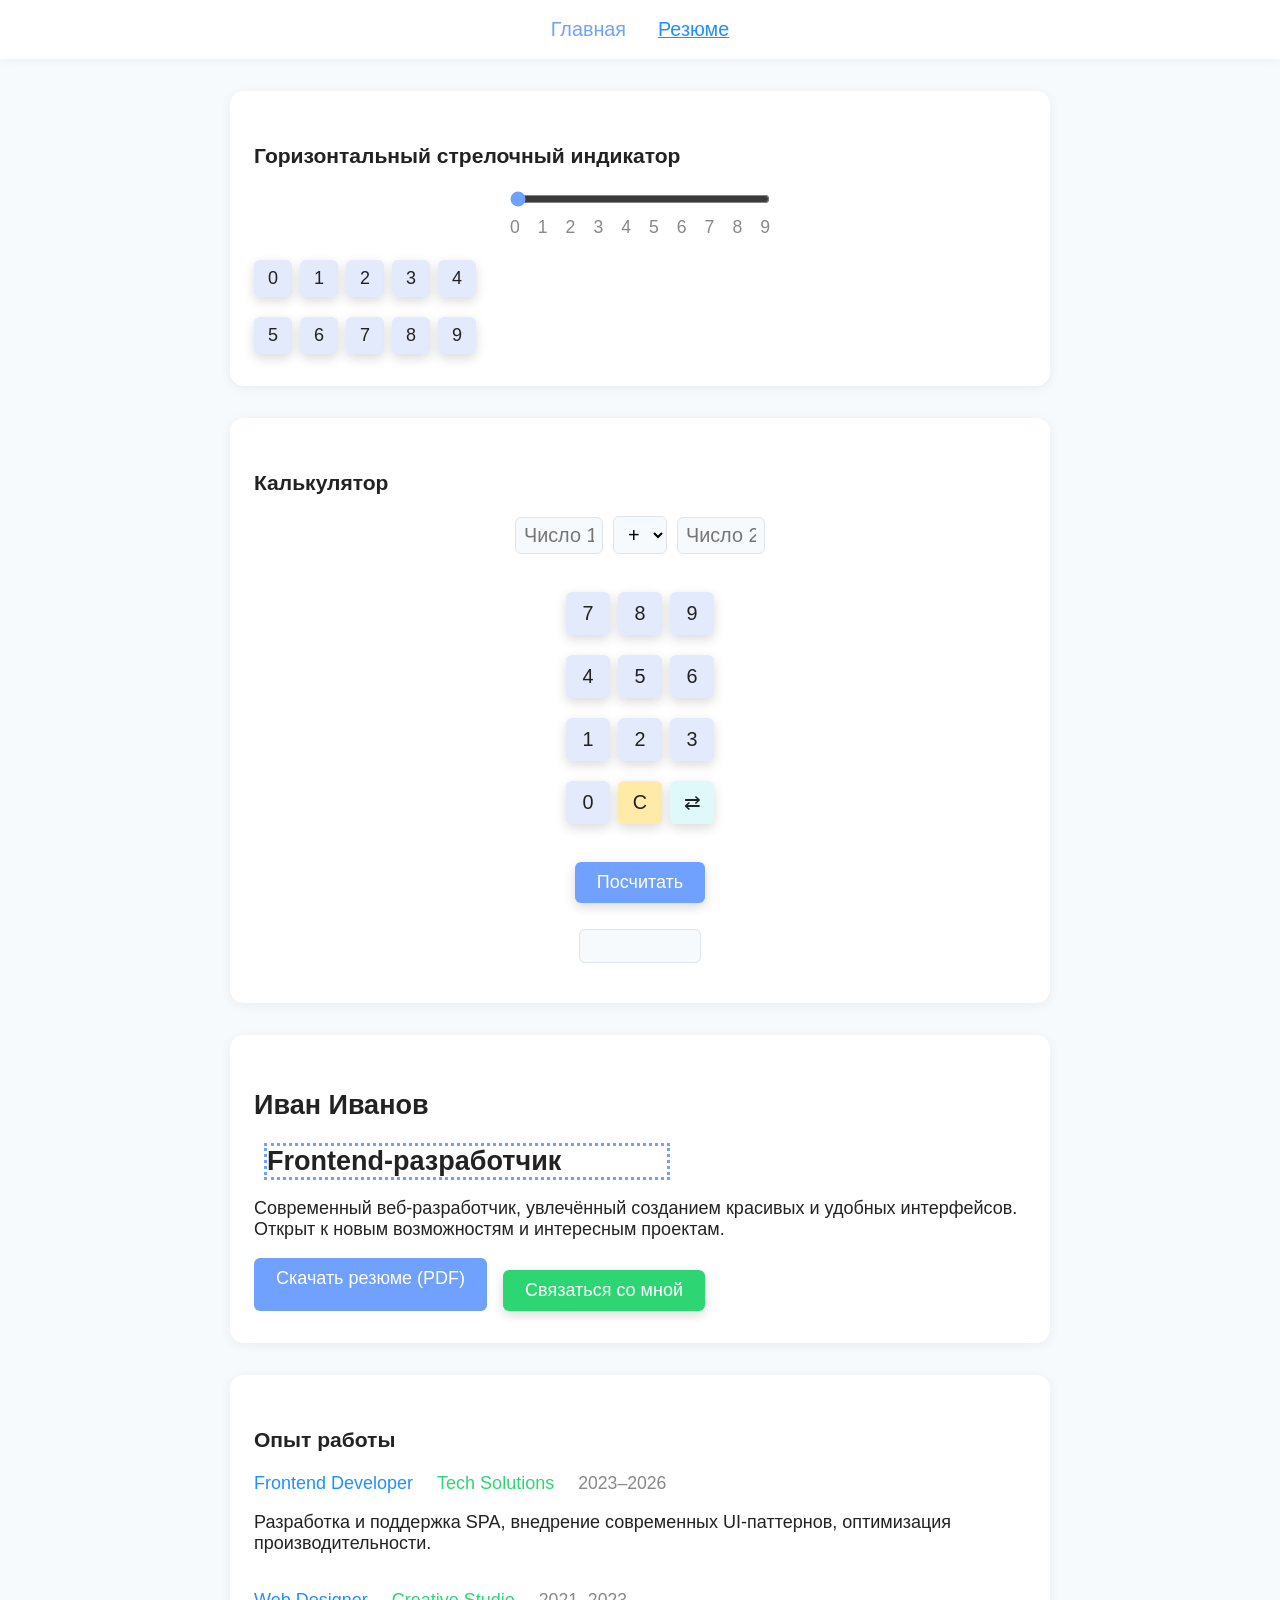
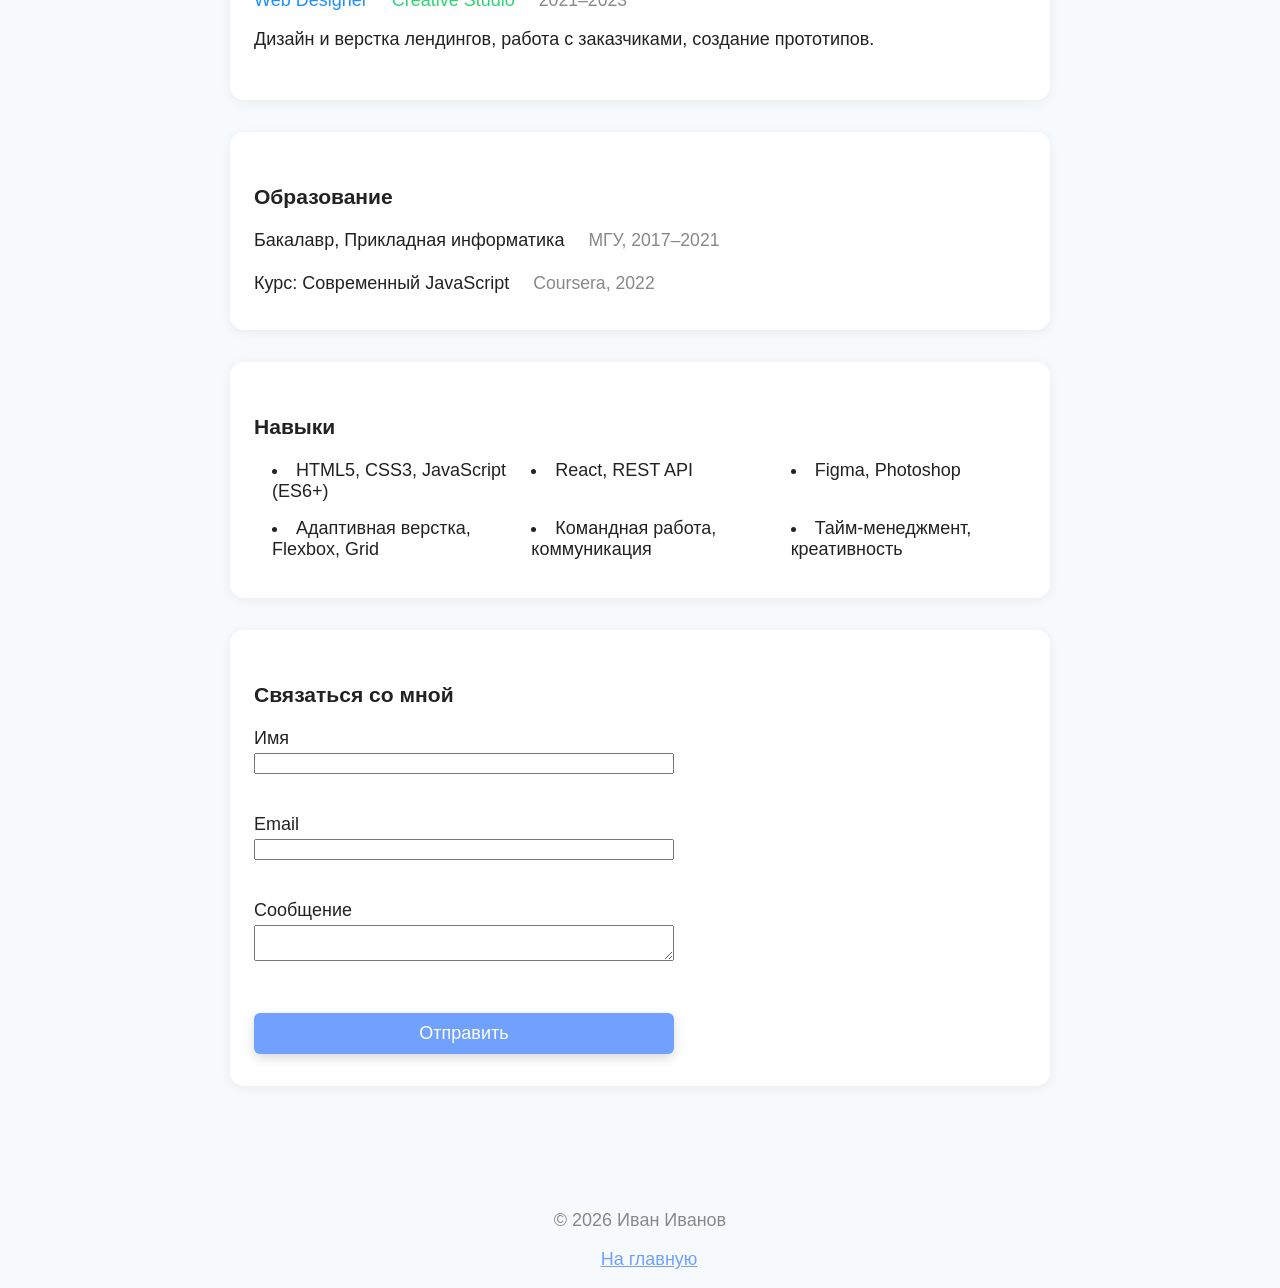
<file: second.html>
<!DOCTYPE html>
<html lang="ru">
<head>
    <meta charset="UTF-8">
    <meta name="viewport" content="width=device-width, initial-scale=1.0">
    <title>Личное резюме</title>
    <link rel="stylesheet" href="style.css">
    <style>
        /* Минимальные стили для плавной анимации появления */
        .fade-in {
            opacity: 0;
            transform: translateY(40px);
            transition: opacity 0.8s ease, transform 0.8s ease;
        }
        .fade-in.visible {
            opacity: 1;
            transform: none;
        }
    </style>
</head>
<body>
    <header class="header">
        <nav class="nav">
            <a href="index.html" class="nav__link">Главная</a>
            <a href="second.html" class="nav__link nav__link--active">Резюме</a>
        </nav>
    </header>
    <main>
            <!-- Стрелочный индикатор -->
            <section class="section fade-in" id="arrow-indicator-section">
                <h3>Горизонтальный стрелочный индикатор</h3>
                <div class="arrow-indicator-wrap">
                    <input type="range" min="0" max="9" value="0" id="arrow-range" class="arrow-range" step="1" readonly>
                    <div class="arrow-scale">
                        <span>0</span>
                        <span>1</span>
                        <span>2</span>
                        <span>3</span>
                        <span>4</span>
                        <span>5</span>
                        <span>6</span>
                        <span>7</span>
                        <span>8</span>
                        <span>9</span>
                    </div>
                </div>
                <div class="arrow-keyboard">
                    <div class="arrow-keys">
                        <button type="button" class="arrow-key">0</button>
                        <button type="button" class="arrow-key">1</button>
                        <button type="button" class="arrow-key">2</button>
                        <button type="button" class="arrow-key">3</button>
                        <button type="button" class="arrow-key">4</button>
                        <button type="button" class="arrow-key">5</button>
                        <button type="button" class="arrow-key">6</button>
                        <button type="button" class="arrow-key">7</button>
                        <button type="button" class="arrow-key">8</button>
                        <button type="button" class="arrow-key">9</button>
                    </div>
                </div>
            </section>
            <!-- Калькулятор -->
            <section class="section fade-in" id="calculator-section">
                <h3>Калькулятор</h3>
                <div class="calculator">
                    <div class="calc-inputs">
                        <input type="text" id="calc-num1" class="calc-field" readonly placeholder="Число 1">
                        <select id="calc-op" class="calc-op">
                            <option value="+">+</option>
                            <option value="-">-</option>
                            <option value="*">*</option>
                            <option value="/">/</option>
                        </select>
                        <input type="text" id="calc-num2" class="calc-field" readonly placeholder="Число 2">
                    </div>
                    <div class="calc-keyboard">
                        <div class="calc-keys">
                            <button type="button" class="calc-key">7</button>
                            <button type="button" class="calc-key">8</button>
                            <button type="button" class="calc-key">9</button>
                            <button type="button" class="calc-key">4</button>
                            <button type="button" class="calc-key">5</button>
                            <button type="button" class="calc-key">6</button>
                            <button type="button" class="calc-key">1</button>
                            <button type="button" class="calc-key">2</button>
                            <button type="button" class="calc-key">3</button>
                            <button type="button" class="calc-key">0</button>
                            <button type="button" class="calc-key calc-key-clear">C</button>
                            <button type="button" class="calc-key calc-key-switch">⇄</button>
                        </div>
                    </div>
                    <button class="btn" id="calc-calc">Посчитать</button>
                    <div id="calc-result" class="calc-result" readonly></div>
                </div>
            </section>
        <!-- Краткая информация о пользователе -->
        <section class="section fade-in" id="about">
            <h1>Иван Иванов</h1>
            <h2>Frontend-разработчик</h2>
            <p>Современный веб-разработчик, увлечённый созданием красивых и удобных интерфейсов. Открыт к новым возможностям и интересным проектам.</p>
            <div class="about__actions">
                <a href="#" class="btn" id="download-cv">Скачать резюме (PDF)</a>
                <button class="btn btn--secondary" id="contact-scroll">Связаться со мной</button>
            </div>
        </section>

        <!-- Опыт работы -->
        <section class="section fade-in" id="experience">
            <h3>Опыт работы</h3>
            <div class="experience-list">
                <div class="experience-item">
                    <div class="experience-item__header">
                        <span class="experience-item__role">Frontend Developer</span>
                        <span class="experience-item__company">Tech Solutions</span>
                        <span class="experience-item__dates">2023–2026</span>
                    </div>
                    <p>Разработка и поддержка SPA, внедрение современных UI-паттернов, оптимизация производительности.</p>
                </div>
                <div class="experience-item">
                    <div class="experience-item__header">
                        <span class="experience-item__role">Web Designer</span>
                        <span class="experience-item__company">Creative Studio</span>
                        <span class="experience-item__dates">2021–2023</span>
                    </div>
                    <p>Дизайн и верстка лендингов, работа с заказчиками, создание прототипов.</p>
                </div>
            </div>
        </section>

        <!-- Образование -->
        <section class="section fade-in" id="education">
            <h3>Образование</h3>
            <div class="education-list">
                <div class="education-item">
                    <span class="education-item__degree">Бакалавр, Прикладная информатика</span>
                    <span class="education-item__school">МГУ, 2017–2021</span>
                </div>
                <div class="education-item">
                    <span class="education-item__degree">Курс: Современный JavaScript</span>
                    <span class="education-item__school">Coursera, 2022</span>
                </div>
            </div>
        </section>

        <!-- Навыки -->
        <section class="section fade-in" id="skills">
            <h3>Навыки</h3>
            <ul class="skills-list">
                <li>HTML5, CSS3, JavaScript (ES6+)</li>
                <li>React, REST API</li>
                <li>Figma, Photoshop</li>
                <li>Адаптивная верстка, Flexbox, Grid</li>
                <li>Командная работа, коммуникация</li>
                <li>Тайм-менеджмент, креативность</li>
            </ul>
        </section>

        <!-- Форма обратной связи -->
        <section class="section fade-in" id="contact">
            <h3>Связаться со мной</h3>
            <form class="contact-form" id="contact-form" novalidate>
                <div class="form-group">
                    <label for="name">Имя</label>
                    <input type="text" id="name" name="name" required>
                    <span class="form-error" id="name-error"></span>
                </div>
                <div class="form-group">
                    <label for="email">Email</label>
                    <input type="email" id="email" name="email" required>
                    <span class="form-error" id="email-error"></span>
                </div>
                <div class="form-group">
                    <label for="message">Сообщение</label>
                    <textarea id="message" name="message" required></textarea>
                    <span class="form-error" id="message-error"></span>
                </div>
                <button type="submit" class="btn">Отправить</button>
            </form>
        </section>
    </main>
    <footer class="footer">
        <p>&copy; 2026 Иван Иванов</p>
        <a href="index.html" class="footer__link">На главную</a>
    </footer>
    <script>
        // ===== Горизонтальный стрелочный индикатор =====
        (function() {
            const range = document.getElementById('arrow-range');
            const section = document.getElementById('arrow-indicator-section');
            document.querySelectorAll('.arrow-key').forEach(btn => {
                btn.addEventListener('click', function() {
                    const val = parseInt(this.textContent);
                    range.value = val;
                    if(val > 5) {
                        section.style.background = '#ff7675';
                    } else {
                        section.style.background = '';
                    }
                });
            });
        })();
        // ===== Калькулятор =====
        (function() {
            let activeField = 'num1';
            const num1 = document.getElementById('calc-num1');
            const num2 = document.getElementById('calc-num2');
            const result = document.getElementById('calc-result');
            const op = document.getElementById('calc-op');
            // Фокус по клику
            num1.addEventListener('click', () => activeField = 'num1');
            num2.addEventListener('click', () => activeField = 'num2');
            // Клавиши
            document.querySelectorAll('.calc-key').forEach(btn => {
                btn.addEventListener('click', function() {
                    if(this.classList.contains('calc-key-clear')) {
                        if(activeField==='num1') num1.value = '';
                        else num2.value = '';
                        result.textContent = '';
                        result.style.background = '';
                        return;
                    }
                    if(this.classList.contains('calc-key-switch')) {
                        activeField = (activeField==='num1') ? 'num2' : 'num1';
                        return;
                    }
                    if(/[0-9]/.test(this.textContent)) {
                        if(activeField==='num1') num1.value += this.textContent;
                        else num2.value += this.textContent;
                    }
                });
            });
            // Кнопка "Посчитать"
            document.getElementById('calc-calc').addEventListener('click', function() {
                let a = parseFloat(num1.value);
                let b = parseFloat(num2.value);
                let o = op.value;
                let res = '';
                if(isNaN(a) || isNaN(b)) {
                    result.textContent = 'Введите оба числа';
                    result.style.background = '#ffeaa7';
                    return;
                }
                switch(o) {
                    case '+': res = a + b; break;
                    case '-': res = a - b; break;
                    case '*': res = a * b; break;
                    case '/': res = b!==0 ? a / b : '∞'; break;
                }
                if(typeof res === 'number' && res > 15) {
                    result.textContent = 'число>15';
                    result.style.background = '#ff7675';
                } else {
                    result.textContent = res;
                    result.style.background = '';
                }
            });
        })();
    // Плавный скролл к форме
    document.getElementById('contact-scroll').addEventListener('click', function(e) {
        e.preventDefault();
        document.getElementById('contact').scrollIntoView({ behavior: 'smooth' });
    });

    // Заглушка для скачивания резюме
    document.getElementById('download-cv').addEventListener('click', function(e) {
        e.preventDefault();
        alert('PDF-резюме пока недоступно.');
    });

    // Базовая валидация формы
    document.getElementById('contact-form').addEventListener('submit', function(e) {
        e.preventDefault();
        let valid = true;
        // Очистка ошибок
        ['name', 'email', 'message'].forEach(function(field) {
            document.getElementById(field + '-error').textContent = '';
        });
        // Проверка имени
        const name = document.getElementById('name').value.trim();
        if (!name) {
            document.getElementById('name-error').textContent = 'Введите имя';
            valid = false;
        }
        // Проверка email
        const email = document.getElementById('email').value.trim();
        if (!/^\S+@\S+\.\S+$/.test(email)) {
            document.getElementById('email-error').textContent = 'Введите корректный email';
            valid = false;
        }
        // Проверка сообщения
        const message = document.getElementById('message').value.trim();
        if (!message) {
            document.getElementById('message-error').textContent = 'Введите сообщение';
            valid = false;
        }
        if (valid) {
            alert('Спасибо за сообщение!');
            this.reset();
        }
    });

    // Анимация появления секций при прокрутке
    function onScrollFadeIn() {
        document.querySelectorAll('.fade-in').forEach(function(el) {
            const rect = el.getBoundingClientRect();
            if (rect.top < window.innerHeight - 60) {
                el.classList.add('visible');
            }
        });
    }
    window.addEventListener('scroll', onScrollFadeIn);
    window.addEventListener('load', onScrollFadeIn);
    </script>
</body>
</html>
</file>
<file: style.css>
/* ===== Стрелочный индикатор ===== */
.arrow-indicator-wrap {
    display: flex;
    flex-direction: column;
    align-items: center;
    gap: 8px;
    margin-bottom: 10px;
}
.arrow-range {
    width: 260px;
    accent-color: #70a1ff;
    margin-bottom: 2px;
}
.arrow-scale {
    display: flex;
    justify-content: space-between;
    width: 260px;
    font-size: 0.98em;
    color: #888;
}
.arrow-keyboard {
    margin-top: 8px;
}
.arrow-keys {
    display: grid;
    grid-template-columns: repeat(5, 38px);
    gap: 8px;
}
.arrow-key {
    font-size: 1em;
    padding: 8px 0;
    border: none;
    border-radius: 6px;
    background: #e3eafc;
    color: #222;
    cursor: pointer;
    transition: background 0.2s;
}
.arrow-key:hover {
    background: #70a1ff;
    color: #fff;
}
@media (max-width: 480px) {
    .arrow-range, .arrow-scale {
        width: 98vw;
        min-width: 0;
        max-width: 99vw;
    }
    .arrow-keys {
        grid-template-columns: repeat(5, 1fr);
    }
}
/* ===== Калькулятор ===== */
.calculator {
    display: flex;
    flex-direction: column;
    align-items: center;
    gap: 18px;
    margin-bottom: 8px;
}
.calc-inputs {
    display: flex;
    gap: 10px;
    margin-bottom: 8px;
    align-items: center;
}
.calc-field {
    width: 70px;
    font-size: 1.1em;
    padding: 6px 8px;
    border: 1px solid #dfe4ea;
    border-radius: 6px;
    text-align: right;
    background: #f7fafd;
    outline: none;
    transition: border 0.2s;
}
.calc-field:focus {
    border: 1.5px solid #70a1ff;
}
.calc-op {
    font-size: 1.1em;
    padding: 6px 10px;
    border-radius: 6px;
    border: 1px solid #dfe4ea;
    background: #f7fafd;
}
.calc-keyboard {
    margin-bottom: 8px;
}
.calc-keys {
    display: grid;
    grid-template-columns: repeat(3, 44px);
    gap: 8px;
}
.calc-key {
    font-size: 1.1em;
    padding: 10px 0;
    border: none;
    border-radius: 6px;
    background: #e3eafc;
    color: #222;
    cursor: pointer;
    transition: background 0.2s;
}
.calc-key:hover {
    background: #70a1ff;
    color: #fff;
}
.calc-key-clear {
    background: #ffeaa7;
}
.calc-key-clear:hover {
    background: #fdcb6e;
    color: #222;
}
.calc-key-switch {
    background: #dff9fb;
}
.calc-key-switch:hover {
    background: #2ed573;
    color: #fff;
}
.calc-result {
    min-height: 32px;
    min-width: 120px;
    background: #f7fafd;
    border-radius: 6px;
    border: 1px solid #dfe4ea;
    margin-top: 8px;
    font-size: 1.15em;
    display: flex;
    align-items: center;
    justify-content: center;
    transition: background 0.2s;
}
@media (max-width: 480px) {
    .calc-inputs {
        flex-direction: column;
        gap: 6px;
    }
    .calc-keys {
        grid-template-columns: repeat(3, 1fr);
    }
}
body{
    font-size: 18px;
    font-family: 'Franklin Gothic Medium', 'Arial Narrow', Arial, sans-serif;
    color: #2ed573;
    background: #fff;
}
button{
    font-size: 14px;
    font-family: 'Lucida Sans', 'Lucida Sans Regular', 'Lucida Grande', 'Lucida Sans Unicode', Geneva, Verdana, sans-serif;
    box-shadow: 0 4px 12px rgba(0,0,0,0.15);
    padding: 8px 18px;
    border-radius: 6px;
    color: #fff;
    background-color: #70a1ff;
    margin-top: 12px;

}
button:hover{
    background-color: #1e90ff;
}
h2:hover{
    color: #70a1ff;
}
h2{
    margin: 10px;
    border: #70a1ff dotted;
    padding: 0;
    width: 400px;
}

/* ====== Стили для second.html (резюме) ====== */
body {
    background: #f7fafd;
    color: #222;
    margin: 0;
    padding: 0;
    min-height: 100vh;
}
.header, .footer {
    background: #fff;
    box-shadow: 0 2px 8px rgba(0,0,0,0.04);
    padding: 18px 0;
    text-align: center;
}
.nav {
    display: flex;
    justify-content: center;
    gap: 32px;
}
.nav__link {
    color: #70a1ff;
    text-decoration: none;
    font-weight: 500;
    font-size: 1.1em;
    transition: color 0.2s;
}
.nav__link--active, .nav__link:hover {
    color: #1e90ff;
    text-decoration: underline;
}
main {
    max-width: 820px;
    margin: 0 auto;
    padding: 32px 16px 24px 16px;
}
.section {
    background: #fff;
    border-radius: 14px;
    box-shadow: 0 2px 12px rgba(0,0,0,0.06);
    margin-bottom: 32px;
    padding: 32px 24px;
    transition: box-shadow 0.3s;
}
.section:hover {
    box-shadow: 0 6px 24px rgba(112,161,255,0.10);
}
.about__actions {
    margin-top: 18px;
    display: flex;
    gap: 16px;
    flex-wrap: wrap;
}
.btn {
    background: #70a1ff;
    color: #fff;
    border: none;
    border-radius: 6px;
    padding: 10px 22px;
    font-size: 1em;
    cursor: pointer;
    transition: background 0.2s;
    text-decoration: none;
    display: inline-block;
}
.btn--secondary {
    background: #2ed573;
}
.btn:hover {
    background: #1e90ff;
}
.btn--secondary:hover {
    background: #26b36c;
}
.experience-list, .education-list {
    display: flex;
    flex-direction: column;
    gap: 18px;
}
.experience-item__header, .education-item {
    display: flex;
    flex-wrap: wrap;
    gap: 12px 24px;
    font-weight: 500;
    margin-bottom: 4px;
}
.experience-item__role {
    color: #1e90ff;
}
.experience-item__company {
    color: #2ed573;
}
.experience-item__dates, .education-item__school {
    color: #888;
    font-size: 0.98em;
}
.skills-list {
    display: grid;
    grid-template-columns: repeat(auto-fit, minmax(220px, 1fr));
    gap: 10px 24px;
    padding-left: 18px;
    margin: 0;
}
.skills-list li {
    margin-bottom: 6px;
    list-style: disc inside;
}
.contact-form {
    display: flex;
    flex-direction: column;
    gap: 18px;
    max-width: 420px;
}
.form-group {
    display: flex;
    flex-direction: column;
    gap: 4px;
}
.form-error {
    color: #e74c3c;
    font-size: 0.95em;
    min-height: 18px;
}
.footer {
    margin-top: 32px;
    font-size: 1em;
    color: #888;
    background: #f7fafd;
    box-shadow: none;
}
.footer__link {
    color: #70a1ff;
    margin-left: 18px;
    text-decoration: underline;
}
@media (max-width: 700px) {
    main {
        padding: 16px 4px;
    }
    .section {
        padding: 18px 8px;
    }
    .skills-list {
        grid-template-columns: 1fr;
    }
}
@media (max-width: 480px) {
    .header, .footer {
        padding: 10px 0;
    }
    .section {
        padding: 10px 2px;
    }
    h1, h2, h3 {
        font-size: 1.2em;
    }
}
</file>
